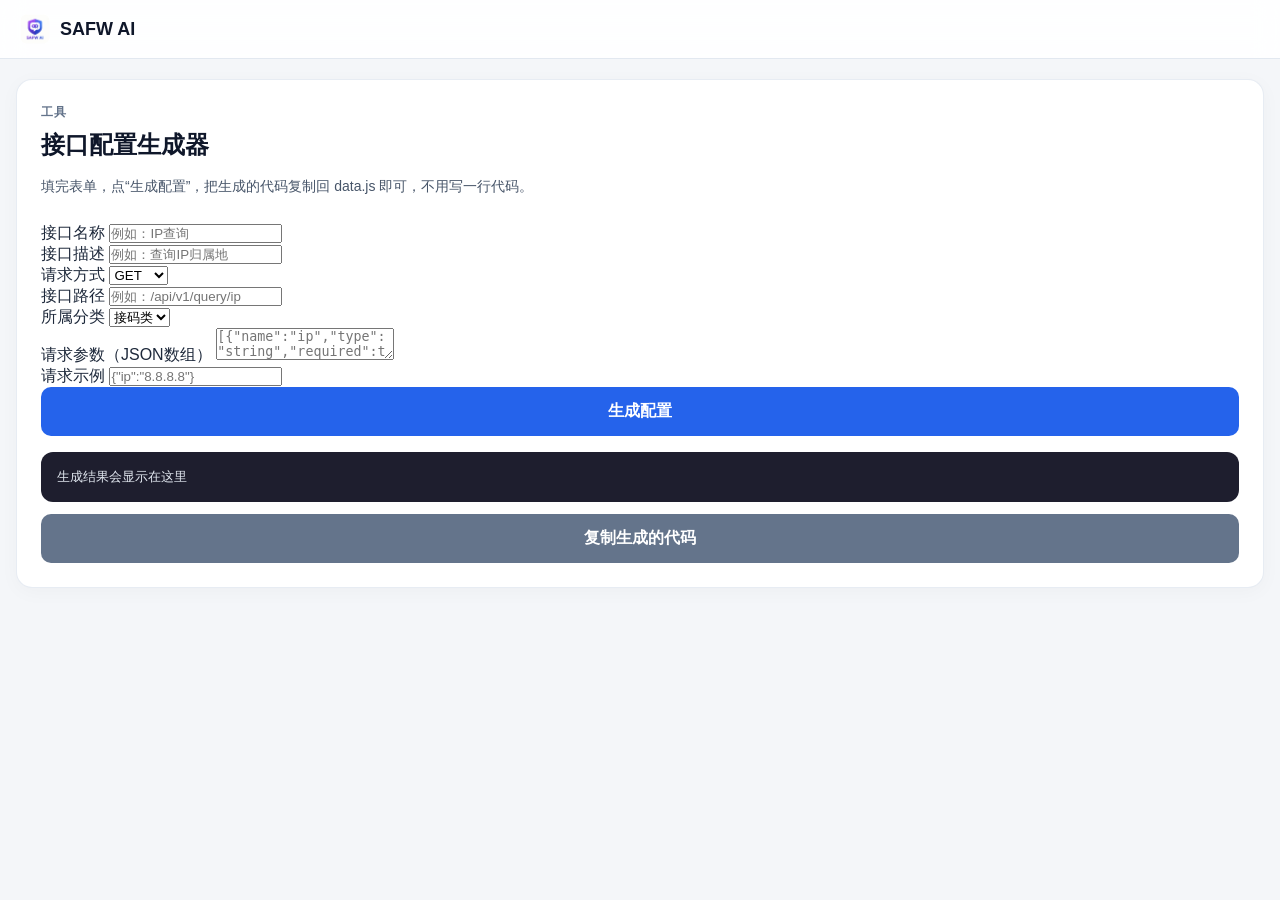
<file: admin.html>
<!DOCTYPE html>
<html lang="zh-CN">
<head>
    <meta charset="UTF-8">
    <meta name="viewport" content="width=device-width, initial-scale=1.0">
    <title>接口配置生成器 - SAFW AI</title>
    <link rel="stylesheet" href="style.css">
</head>
<body>
    <nav class="navbar">
        <div class="nav-left"><img src="logo.jpg" class="nav-logo"><span class="nav-title">SAFW AI</span></div>
    </nav>
    <main class="container">
        <div class="card">
            <div class="card-label">工具</div>
            <h1 class="card-title">接口配置生成器</h1>
            <p class="card-desc">填完表单，点“生成配置”，把生成的代码复制回 data.js 即可，不用写一行代码。</p>

            <div class="form-group">
                <label>接口名称</label>
                <input type="text" id="f_name" placeholder="例如：IP查询">
            </div>
            <div class="form-group">
                <label>接口描述</label>
                <input type="text" id="f_desc" placeholder="例如：查询IP归属地">
            </div>
            <div class="form-group">
                <label>请求方式</label>
                <select id="f_method">
                    <option value="GET">GET</option>
                    <option value="POST">POST</option>
                </select>
            </div>
            <div class="form-group">
                <label>接口路径</label>
                <input type="text" id="f_endpoint" placeholder="例如：/api/v1/query/ip">
            </div>
            <div class="form-group">
                <label>所属分类</label>
                <select id="f_cat">
                    <option value="sms">接码类</option>
                    <option value="query">查询类</option>
                    <option value="service">服务类</option>
                    <option value="free">免费类</option>
                </select>
            </div>
            <div class="form-group">
                <label>请求参数（JSON数组）</label>
                <textarea id="f_params" placeholder='[{"name":"ip","type":"string","required":true,"desc":"IP地址"}]'></textarea>
            </div>
            <div class="form-group">
                <label>请求示例</label>
                <input type="text" id="f_example" placeholder='{"ip":"8.8.8.8"}'>
            </div>

            <button class="try-btn" onclick="generate()">生成配置</button>
            <div class="code-block" style="margin-top:16px;"><pre id="output">生成结果会显示在这里</pre></div>
            <button class="try-btn" style="margin-top:12px; background:#64748b;" onclick="copyText(document.getElementById('output').textContent)">复制生成的代码</button>
        </div>
    </main>
    <script src="script.js"></script>
    <script>
        function generate() {
            const cat = document.getElementById('f_cat').value;
            const name = document.getElementById('f_name').value;
            const desc = document.getElementById('f_desc').value;
            const method = document.getElementById('f_method').value;
            const endpoint = document.getElementById('f_endpoint').value;
            const paramsRaw = document.getElementById('f_params').value;
            const example = document.getElementById('f_example').value;

            let params = [];
            try { params = JSON.parse(paramsRaw || '[]'); } catch(e) { alert('参数JSON格式不对！'); return; }

            const id = cat + '_' + Date.now();
            const obj = { id, name, desc, method, endpoint, params, example };
            const code = `// 把下面这行加到 data.js 的 "${cat}" 数组里\n${JSON.stringify(obj, null, 2)},`;
            document.getElementById('output').textContent = code;
        }
    </script>
</body>
</html>
</file>
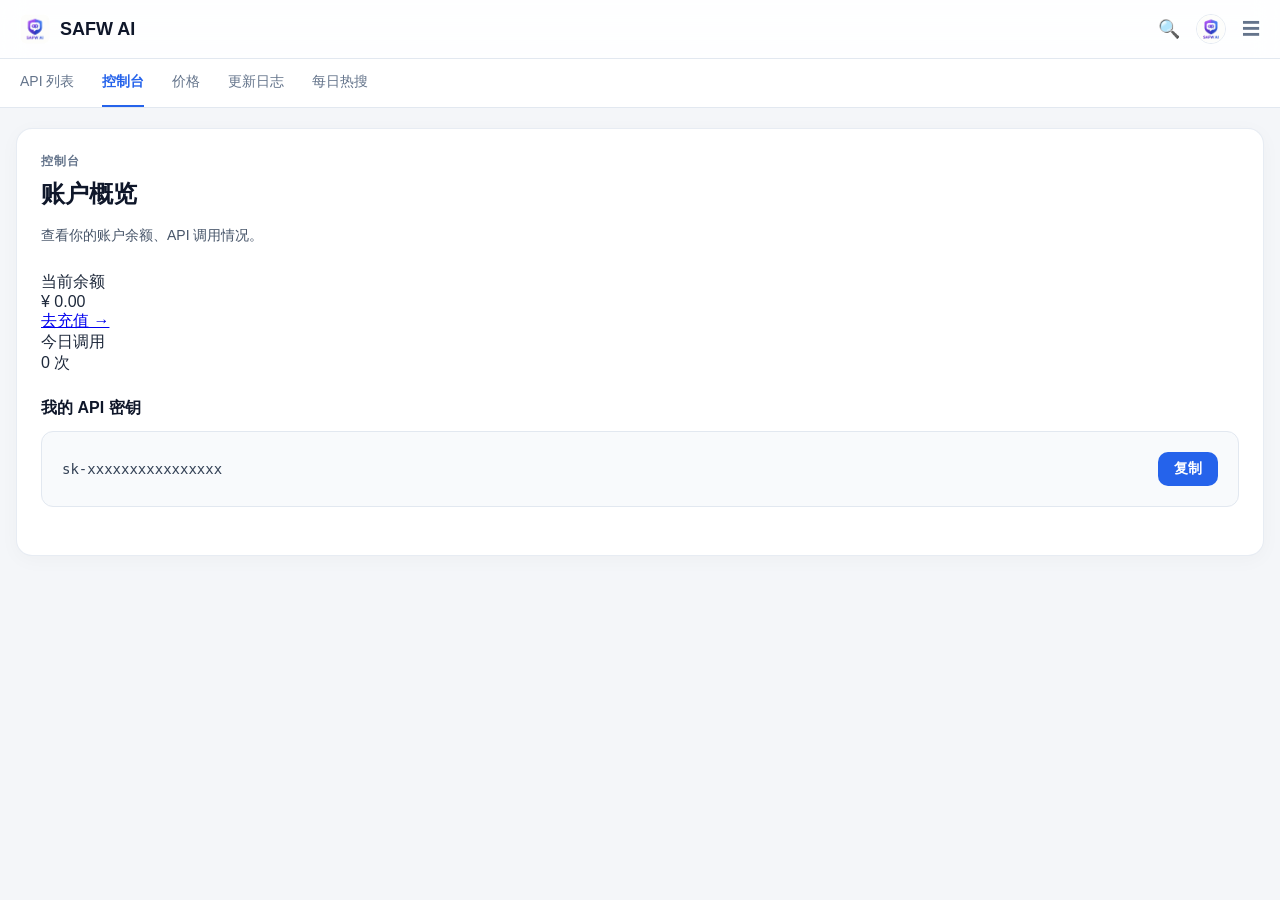
<file: dashboard.html>
<!DOCTYPE html>
<html lang="zh-CN">
<head>
    <meta charset="UTF-8">
    <meta name="viewport" content="width=device-width, initial-scale=1.0">
    <title>控制台 - SAFW AI</title>
    <link rel="stylesheet" href="style.css">
</head>
<body>
    <nav class="navbar">
        <div class="nav-left">
            <a href="index.html" style="text-decoration:none; display:flex; align-items:center; gap:10px;">
                <img src="logo.jpg" alt="Logo" class="nav-logo">
                <span class="nav-title">SAFW AI</span>
            </a>
        </div>
        <div class="nav-right">
            <span class="icon">🔍</span>
            <img src="logo.jpg" alt="Avatar" class="avatar" onclick="toggleProfileMenu(event)">
            <span class="icon">☰</span>
        </div>
    </nav>

    <div class="profile-menu" id="profileMenu">
        <div class="profile-header">
            <img src="logo.jpg" alt="Avatar" class="profile-avatar">
            <div>
                <div class="profile-name">shujichu</div>
                <div class="profile-status">已登录</div>
            </div>
        </div>
        <a href="dashboard.html" class="profile-item"><span>🖥️</span> 控制台</a>
        <a href="pricing.html" class="profile-item"><span>💰</span> 价格</a>
        <div class="profile-item" onclick="toggleDarkMode()"><span>🌙</span> 切换深色模式</div>
        <div class="profile-item" onclick="copyMyId()"><span>📋</span> 复制我的 ID</div>
        <div class="profile-divider"></div>
        <div class="profile-item logout" onclick="logout()"><span>🚪</span> 退出登录</div>
    </div>

    <div class="tabs">
        <a href="index.html" class="tab">API 列表</a>
        <a href="dashboard.html" class="tab active">控制台</a>
        <a href="pricing.html" class="tab">价格</a>
        <a href="log.html" class="tab">更新日志</a>
        <a href="hot.html" class="tab">每日热搜</a>
    </div>

    <main class="container">
        <div class="card">
            <div class="card-label">控制台</div>
            <h1 class="card-title">账户概览</h1>
            <p class="card-desc">查看你的账户余额、API 调用情况。</p>
            <div class="dashboard-stats">
                <div class="stat-box">
                    <div class="stat-label">当前余额</div>
                    <div class="stat-value">¥ 0.00</div>
                    <a href="pricing.html" class="stat-link">去充值 →</a>
                </div>
                <div class="stat-box">
                    <div class="stat-label">今日调用</div>
                    <div class="stat-value">0 次</div>
                </div>
            </div>
            <h3 class="section-title" style="margin-top: 24px;">我的 API 密钥</h3>
            <div class="endpoint-box" style="display:flex; justify-content:space-between; align-items:center;">
                <div class="endpoint-path" style="margin:0;">sk-xxxxxxxxxxxxxxxx</div>
                <button class="try-btn" style="width:auto; padding:8px 16px; font-size:14px;" onclick="copyText('sk-xxxxxxxxxxxxxxxx')">复制</button>
            </div>
        </div>
    </main>
    <script src="script.js"></script>
</body>
</html>
</file>
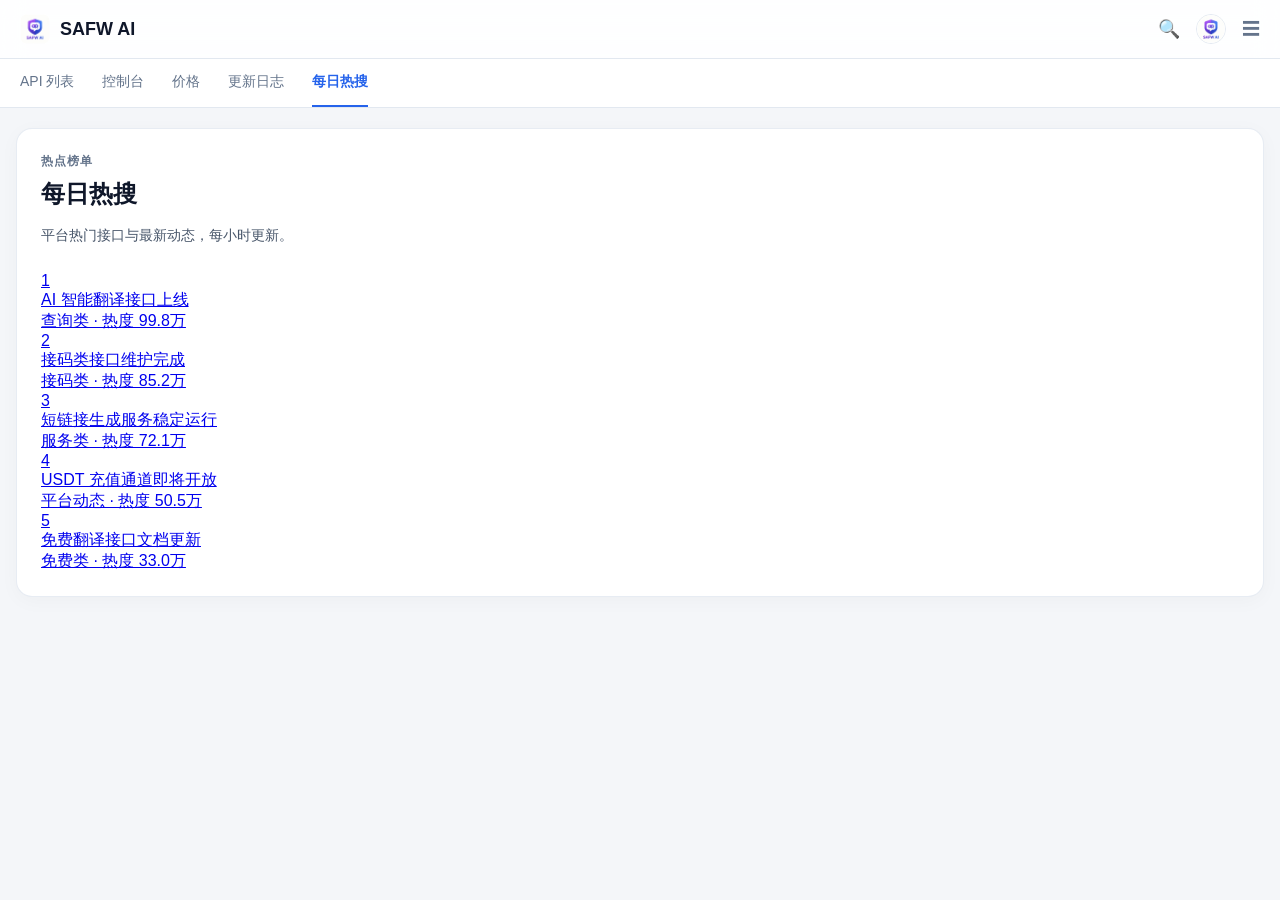
<file: hot.html>
<!DOCTYPE html>
<html lang="zh-CN">
<head>
    <meta charset="UTF-8">
    <meta name="viewport" content="width=device-width, initial-scale=1.0">
    <title>每日热搜 - SAFW AI</title>
    <link rel="stylesheet" href="style.css">
</head>
<body>
    <nav class="navbar">
        <div class="nav-left">
            <a href="index.html" style="text-decoration:none; display:flex; align-items:center; gap:10px;">
                <img src="logo.jpg" alt="Logo" class="nav-logo">
                <span class="nav-title">SAFW AI</span>
            </a>
        </div>
        <div class="nav-right">
            <span class="icon">🔍</span>
            <img src="logo.jpg" alt="Avatar" class="avatar" onclick="toggleProfileMenu(event)">
            <span class="icon">☰</span>
        </div>
    </nav>

    <div class="profile-menu" id="profileMenu">
        <div class="profile-header">
            <img src="logo.jpg" alt="Avatar" class="profile-avatar">
            <div>
                <div class="profile-name">shujichu</div>
                <div class="profile-status">已登录</div>
            </div>
        </div>
        <a href="dashboard.html" class="profile-item"><span>🖥️</span> 控制台</a>
        <a href="pricing.html" class="profile-item"><span>💰</span> 价格</a>
        <div class="profile-item" onclick="toggleDarkMode()"><span>🌙</span> 切换深色模式</div>
        <div class="profile-item" onclick="copyMyId()"><span>📋</span> 复制我的 ID</div>
        <div class="profile-divider"></div>
        <div class="profile-item logout" onclick="logout()"><span>🚪</span> 退出登录</div>
    </div>

    <div class="tabs">
        <a href="index.html" class="tab">API 列表</a>
        <a href="dashboard.html" class="tab">控制台</a>
        <a href="pricing.html" class="tab">价格</a>
        <a href="log.html" class="tab">更新日志</a>
        <a href="hot.html" class="tab active">每日热搜</a>
    </div>

    <main class="container">
        <div class="card">
            <div class="card-label">热点榜单</div>
            <h1 class="card-title">每日热搜</h1>
            <p class="card-desc">平台热门接口与最新动态，每小时更新。</p>
            <div class="hot-list">
                <a href="category.html?type=query" class="hot-item">
                    <div class="hot-rank top-1">1</div>
                    <div class="hot-info">
                        <div class="hot-title">AI 智能翻译接口上线</div>
                        <div class="hot-meta">查询类 · 热度 99.8万</div>
                    </div>
                </a>
                <a href="category.html?type=sms" class="hot-item">
                    <div class="hot-rank top-2">2</div>
                    <div class="hot-info">
                        <div class="hot-title">接码类接口维护完成</div>
                        <div class="hot-meta">接码类 · 热度 85.2万</div>
                    </div>
                </a>
                <a href="category.html?type=service" class="hot-item">
                    <div class="hot-rank top-3">3</div>
                    <div class="hot-info">
                        <div class="hot-title">短链接生成服务稳定运行</div>
                        <div class="hot-meta">服务类 · 热度 72.1万</div>
                    </div>
                </a>
                <a href="pricing.html" class="hot-item">
                    <div class="hot-rank">4</div>
                    <div class="hot-info">
                        <div class="hot-title">USDT 充值通道即将开放</div>
                        <div class="hot-meta">平台动态 · 热度 50.5万</div>
                    </div>
                </a>
                <a href="doc.html?id=free_1" class="hot-item">
                    <div class="hot-rank">5</div>
                    <div class="hot-info">
                        <div class="hot-title">免费翻译接口文档更新</div>
                        <div class="hot-meta">免费类 · 热度 33.0万</div>
                    </div>
                </a>
            </div>
        </div>
    </main>
    <script src="script.js"></script>
</body>
</html>
</file>
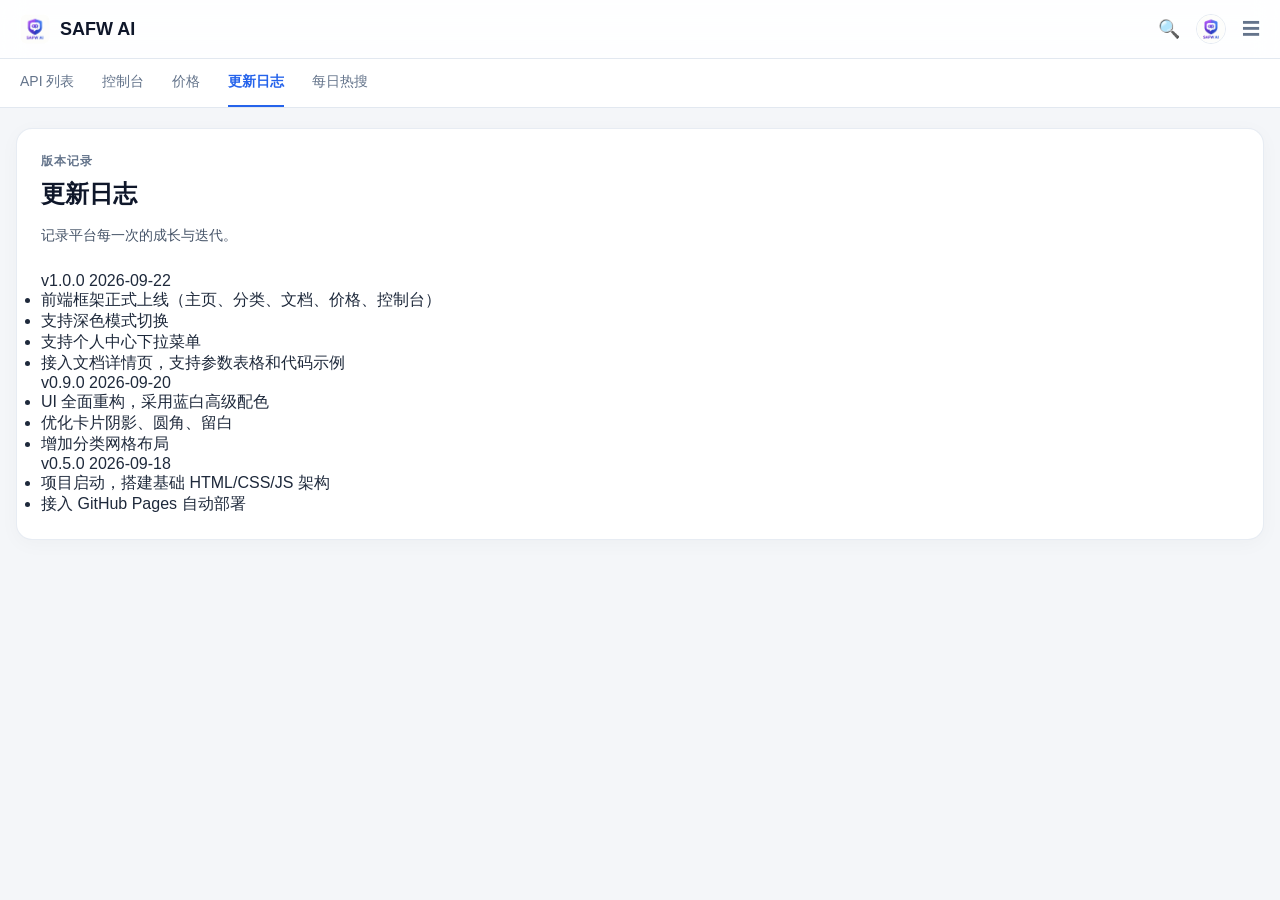
<file: log.html>
<!DOCTYPE html>
<html lang="zh-CN">
<head>
    <meta charset="UTF-8">
    <meta name="viewport" content="width=device-width, initial-scale=1.0">
    <title>更新日志 - SAFW AI</title>
    <link rel="stylesheet" href="style.css">
</head>
<body>
    <nav class="navbar">
        <div class="nav-left">
            <a href="index.html" style="text-decoration:none; display:flex; align-items:center; gap:10px;">
                <img src="logo.jpg" alt="Logo" class="nav-logo">
                <span class="nav-title">SAFW AI</span>
            </a>
        </div>
        <div class="nav-right">
            <span class="icon">🔍</span>
            <img src="logo.jpg" alt="Avatar" class="avatar" onclick="toggleProfileMenu(event)">
            <span class="icon">☰</span>
        </div>
    </nav>

    <div class="profile-menu" id="profileMenu">
        <div class="profile-header">
            <img src="logo.jpg" alt="Avatar" class="profile-avatar">
            <div>
                <div class="profile-name">shujichu</div>
                <div class="profile-status">已登录</div>
            </div>
        </div>
        <a href="dashboard.html" class="profile-item"><span>🖥️</span> 控制台</a>
        <a href="pricing.html" class="profile-item"><span>💰</span> 价格</a>
        <div class="profile-item" onclick="toggleDarkMode()"><span>🌙</span> 切换深色模式</div>
        <div class="profile-item" onclick="copyMyId()"><span>📋</span> 复制我的 ID</div>
        <div class="profile-divider"></div>
        <div class="profile-item logout" onclick="logout()"><span>🚪</span> 退出登录</div>
    </div>

    <div class="tabs">
        <a href="index.html" class="tab">API 列表</a>
        <a href="dashboard.html" class="tab">控制台</a>
        <a href="pricing.html" class="tab">价格</a>
        <a href="log.html" class="tab active">更新日志</a>
        <a href="hot.html" class="tab">每日热搜</a>
    </div>

    <main class="container">
        <div class="card">
            <div class="card-label">版本记录</div>
            <h1 class="card-title">更新日志</h1>
            <p class="card-desc">记录平台每一次的成长与迭代。</p>
            <div class="log-list">
                <div class="log-item">
                    <div class="log-header">
                        <span class="log-version">v1.0.0</span>
                        <span class="log-date">2026-09-22</span>
                    </div>
                    <div class="log-content">
                        <ul>
                            <li>前端框架正式上线（主页、分类、文档、价格、控制台）</li>
                            <li>支持深色模式切换</li>
                            <li>支持个人中心下拉菜单</li>
                            <li>接入文档详情页，支持参数表格和代码示例</li>
                        </ul>
                    </div>
                </div>
                <div class="log-item">
                    <div class="log-header">
                        <span class="log-version">v0.9.0</span>
                        <span class="log-date">2026-09-20</span>
                    </div>
                    <div class="log-content">
                        <ul>
                            <li>UI 全面重构，采用蓝白高级配色</li>
                            <li>优化卡片阴影、圆角、留白</li>
                            <li>增加分类网格布局</li>
                        </ul>
                    </div>
                </div>
                <div class="log-item">
                    <div class="log-header">
                        <span class="log-version">v0.5.0</span>
                        <span class="log-date">2026-09-18</span>
                    </div>
                    <div class="log-content">
                        <ul>
                            <li>项目启动，搭建基础 HTML/CSS/JS 架构</li>
                            <li>接入 GitHub Pages 自动部署</li>
                        </ul>
                    </div>
                </div>
            </div>
        </div>
    </main>
    <script src="script.js"></script>
</body>
</html>
</file>
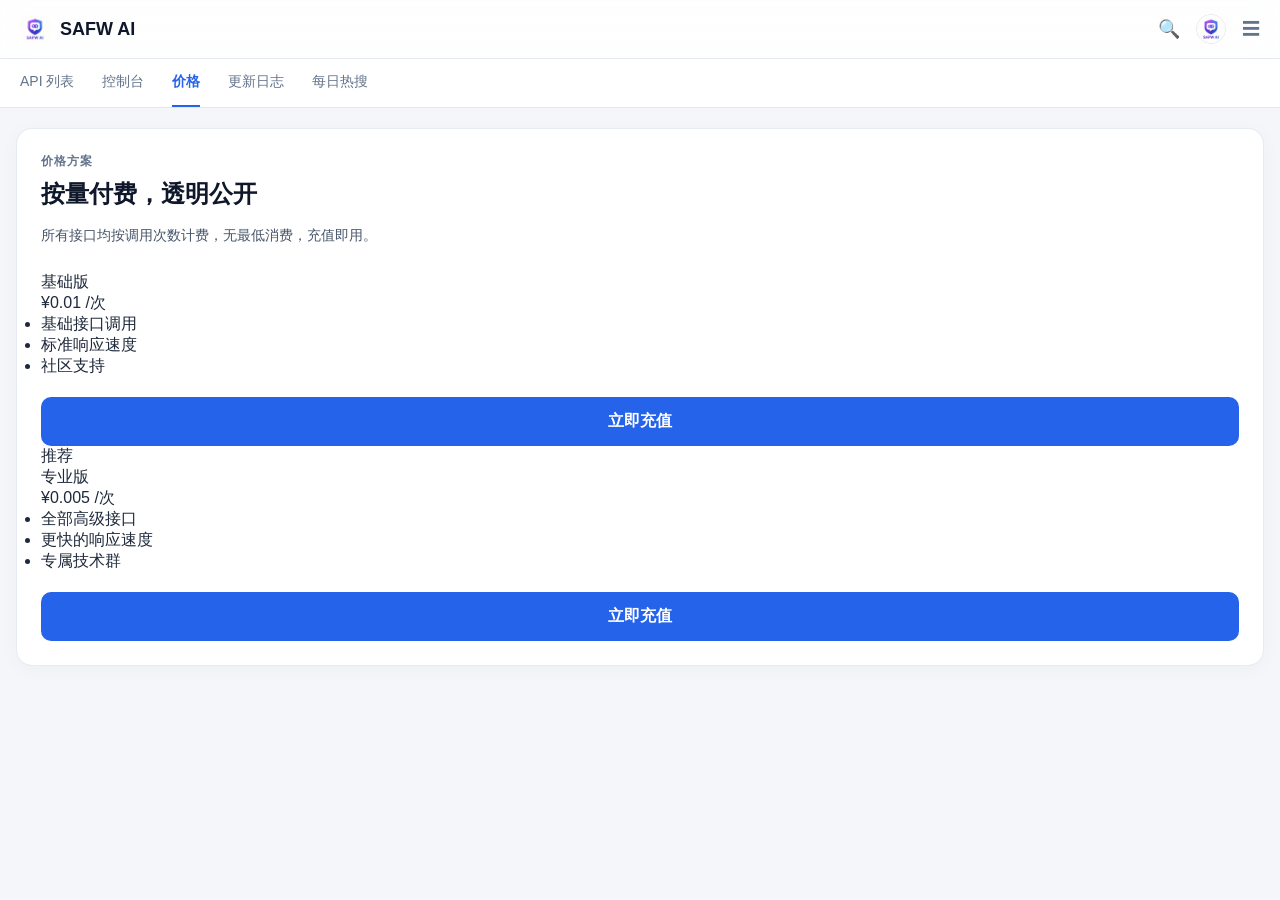
<file: pricing.html>
<!DOCTYPE html>
<html lang="zh-CN">
<head>
    <meta charset="UTF-8">
    <meta name="viewport" content="width=device-width, initial-scale=1.0">
    <title>价格 - SAFW AI</title>
    <link rel="stylesheet" href="style.css">
</head>
<body>
    <nav class="navbar">
        <div class="nav-left">
            <a href="index.html" style="text-decoration:none; display:flex; align-items:center; gap:10px;">
                <img src="logo.jpg" alt="Logo" class="nav-logo">
                <span class="nav-title">SAFW AI</span>
            </a>
        </div>
        <div class="nav-right">
            <span class="icon">🔍</span>
            <img src="logo.jpg" alt="Avatar" class="avatar" onclick="toggleProfileMenu(event)">
            <span class="icon">☰</span>
        </div>
    </nav>

    <div class="profile-menu" id="profileMenu">
        <div class="profile-header">
            <img src="logo.jpg" alt="Avatar" class="profile-avatar">
            <div>
                <div class="profile-name">shujichu</div>
                <div class="profile-status">已登录</div>
            </div>
        </div>
        <a href="dashboard.html" class="profile-item"><span>🖥️</span> 控制台</a>
        <a href="pricing.html" class="profile-item"><span>💰</span> 价格</a>
        <div class="profile-item" onclick="toggleDarkMode()"><span>🌙</span> 切换深色模式</div>
        <div class="profile-item" onclick="copyMyId()"><span>📋</span> 复制我的 ID</div>
        <div class="profile-divider"></div>
        <div class="profile-item logout" onclick="logout()"><span>🚪</span> 退出登录</div>
    </div>

    <div class="tabs">
        <a href="index.html" class="tab">API 列表</a>
        <a href="dashboard.html" class="tab">控制台</a>
        <a href="pricing.html" class="tab active">价格</a>
        <a href="log.html" class="tab">更新日志</a>
        <a href="hot.html" class="tab">每日热搜</a>
    </div>

    <main class="container">
        <div class="card">
            <div class="card-label">价格方案</div>
            <h1 class="card-title">按量付费，透明公开</h1>
            <p class="card-desc">所有接口均按调用次数计费，无最低消费，充值即用。</p>
            <div class="pricing-grid">
                <div class="pricing-item">
                    <div class="pricing-name">基础版</div>
                    <div class="pricing-price">¥0.01 <span class="pricing-unit">/次</span></div>
                    <ul class="pricing-features">
                        <li>基础接口调用</li>
                        <li>标准响应速度</li>
                        <li>社区支持</li>
                    </ul>
                    <button class="try-btn" style="margin-top: 20px;" onclick="showToast('需接入后端支付系统', 'info')">立即充值</button>
                </div>
                <div class="pricing-item featured">
                    <div class="pricing-badge">推荐</div>
                    <div class="pricing-name">专业版</div>
                    <div class="pricing-price">¥0.005 <span class="pricing-unit">/次</span></div>
                    <ul class="pricing-features">
                        <li>全部高级接口</li>
                        <li>更快的响应速度</li>
                        <li>专属技术群</li>
                    </ul>
                    <button class="try-btn" style="margin-top: 20px;" onclick="showToast('需接入后端支付系统', 'info')">立即充值</button>
                </div>
            </div>
        </div>
    </main>
    <script src="script.js"></script>
</body>
</html>
</file>
<file: style.css>
*{box-sizing:border-box;margin:0;padding:0}
body{font-family:-apple-system,BlinkMacSystemFont,"Segoe UI",Roboto,sans-serif;background:#f4f6f9;color:#1e293b;padding-bottom:40px;min-height:100vh}
.navbar{display:flex;justify-content:space-between;align-items:center;background:rgba(255,255,255,.9);backdrop-filter:blur(12px);padding:14px 20px;position:sticky;top:0;z-index:100;border-bottom:1px solid #e2e8f0}
.nav-left{display:flex;align-items:center;gap:10px}
.nav-brand{display:flex;align-items:center;gap:10px;text-decoration:none}
.nav-logo{width:30px;height:30px;border-radius:8px}
.nav-title{font-weight:800;font-size:18px;color:#0f172a}
.nav-right{display:flex;align-items:center;gap:16px;color:#64748b}
.icon{font-size:18px;cursor:pointer}
.avatar{width:30px;height:30px;border-radius:50%;border:1px solid #e2e8f0}
.nav-icon{color:#64748b;cursor:pointer}
.tabs{display:flex;background:#fff;padding:0 20px;overflow-x:auto;white-space:nowrap;border-bottom:1px solid #e2e8f0;gap:28px}
.tab{padding:14px 0;font-size:14px;color:#64748b;text-decoration:none;font-weight:500}
.tab.active{color:#2563eb;font-weight:700;border-bottom:2px solid #2563eb}
.container{padding:20px 16px}
.card{background:#fff;border-radius:16px;padding:24px;box-shadow:0 4px 20px rgba(15,23,42,.03);border:1px solid rgba(226,232,240,.8)}
.card-label{font-size:12px;font-weight:600;color:#64748b;margin-bottom:8px;letter-spacing:1px}
.card-title{font-size:24px;font-weight:800;color:#0f172a;margin-bottom:14px}
.card-desc{font-size:14px;color:#475569;line-height:1.7;margin-bottom:24px}
.api-grid{display:grid;grid-template-columns:1fr;gap:12px;margin-top:16px}
.api-card{display:block;background:#f8fafc;border:1px solid #e2e8f0;border-radius:12px;padding:18px;text-decoration:none;transition:all .2s}
.api-card:active{background:#eff6ff;border-color:#2563eb}
.api-card-tag{display:inline-block;font-size:11px;font-weight:700;color:#2563eb;background:#eff6ff;padding:2px 8px;border-radius:4px;margin-bottom:8px}
.api-card-name{font-weight:700;font-size:16px;color:#0f172a;margin-bottom:6px}
.api-card-desc{font-size:13px;color:#64748b;margin-bottom:8px}
.api-card-path{font-family:ui-monospace,monospace;font-size:12px;color:#2563eb;background:#eff6ff;display:inline-block;padding:3px 8px;border-radius:4px}
.endpoint-box{background:#f8fafc;border:1px solid #e2e8f0;border-radius:12px;padding:20px;margin-bottom:24px}
.endpoint-header{display:flex;align-items:center;gap:8px;margin-bottom:10px}
.method{color:#2563eb;font-weight:800;font-size:14px}
.domain{background:#eff6ff;color:#2563eb;font-size:12px;padding:3px 8px;border-radius:4px;font-weight:600}
.endpoint-path{font-family:ui-monospace,monospace;font-size:14px;color:#334155;word-break:break-all}
.section-title{font-size:16px;font-weight:800;margin-bottom:12px;color:#0f172a}
.table-wrap{overflow-x:auto;border:1px solid #e2e8f0;border-radius:12px}
.param-table{width:100%;border-collapse:collapse;font-size:13px}
.param-table th{background:#f8fafc;color:#475569;font-weight:600;text-align:left;padding:12px 16px;border-bottom:1px solid #e2e8f0}
.param-table td{padding:12px 16px;border-bottom:1px solid #f1f5f9;color:#334155}
.param-table code{background:#eff6ff;color:#2563eb;padding:2px 6px;border-radius:4px;font-size:12px}
.required{color:#dc2626;font-weight:600}
.code-block{background:#1e1e2e;border-radius:12px;padding:16px;overflow-x:auto}
.code-block pre{color:#e2e8f0;font-family:ui-monospace,monospace;font-size:13px;white-space:pre-wrap;word-break:break-all}
.try-btn{width:100%;background:#2563eb;color:#fff;border:none;border-radius:10px;padding:14px;font-size:16px;font-weight:700;cursor:pointer;transition:all .2s}
.try-btn:active{background:#1d4ed8}
.back-link{display:block;text-align:center;margin-top:20px;color:#2563eb;text-decoration:none;font-weight:600;font-size:14px}
.profile-menu{position:fixed;top:70px;right:16px;width:220px;background:rgba(255,255,255,.95);backdrop-filter:blur(16px);border-radius:16px;box-shadow:0 10px 40px rgba(0,0,0,.12);border:1px solid rgba(255,255,255,.8);padding:8px 0;z-index:1000;opacity:0;visibility:hidden;transform:translateY(-10px);transition:all .25s}
.profile-menu.show{opacity:1;visibility:visible;transform:translateY(0)}
.profile-header{display:flex;align-items:center;gap:12px;padding:12px 16px;border-bottom:1px solid #f1f5f9;margin-bottom:6px}
.profile-avatar{width:36px;height:36px;border-radius:50%}
.profile-name{font-weight:700;font-size:15px;color:#0f172a}
.profile-status{font-size:12px;color:#64748b}
.profile-item{display:flex;align-items:center;gap:12px;padding:12px 16px;font-size:14px;color:#334155;cursor:pointer;text-decoration:none}
.profile-item:active{background:#f8fafc}
.profile-item.logout{color:#dc2626}
.profile-divider{height:1px;background:#f1f5f9;margin:6px 0}
.footer{margin-top:40px;padding:30px 20px;background:#fff;border-top:1px solid #e2e8f0;text-align:center}
.footer-logo{display:flex;align-items:center;justify-content:center;gap:8px;margin-bottom:16px;font-weight:800;color:#0f172a}
.footer-logo-img{width:24px;height:24px;border-radius:6px}
.footer-links{display:flex;justify-content:center;gap:20px;margin-bottom:16px}
.footer-links a{font-size:13px;color:#64748b;text-decoration:none}
.footer-copyright{font-size:12px;color:#94a3b8}
.search-overlay{position:fixed;top:0;left:0;right:0;bottom:0;background:rgba(15,23,42,.5);backdrop-filter:blur(8px);z-index:9999;display:none;align-items:flex-start;justify-content:center;padding-top:60px}
.search-overlay.show{display:flex}
.search-box{background:#fff;width:90%;max-width:400px;border-radius:16px;overflow:hidden;box-shadow:0 20px 60px rgba(0,0,0,.2)}
.search-box input{width:100%;padding:18px;border:none;outline:none;font-size:16px;border-bottom:1px solid #e2e8f0}
.search-results{max-height:300px;overflow-y:auto}
.search-item{padding:14px 18px;border-bottom:1px solid #f1f5f9;cursor:pointer;font-size:14px}
.search-item:hover{background:#f8fafc}
.test-dialog-overlay{position:fixed;top:0;left:0;right:0;bottom:0;background:rgba(15,23,42,.5);backdrop-filter:blur(4px);z-index:9998;display:flex;align-items:flex-end;justify-content:center;opacity:0;transition:opacity .3s}
.test-dialog-overlay.show{opacity:1}
.test-dialog{background:#fff;width:100%;max-width:500px;border-radius:24px 24px 0 0;padding:24px;transform:translateY(100%);transition:transform .4s;max-height:90vh;overflow-y:auto}
.test-dialog-overlay.show .test-dialog{transform:translateY(0)}
.test-dialog-header{display:flex;justify-content:space-between;align-items:center;font-weight:800;font-size:16px;color:#0f172a;margin-bottom:20px}
.test-close{cursor:pointer;font-size:18px;color:#94a3b8}
.test-input-group{margin-bottom:16px}
.test-input-group label,.test-result label{display:block;font-size:13px;font-weight:700;color:#475569;margin-bottom:8px}
.test-input-group textarea{width:100%;min-height:120px;border:1px solid #e2e8f0;border-radius:12px;padding:12px;font-family:ui-monospace,monospace;font-size:13px;background:#f8fafc;resize:vertical;outline:none}
.test-result{margin-top:20px}
.test-result pre{background:#1e1e2e;color:#e2e8f0;border-radius:12px;padding:16px;font-size:13px;white-space:pre-wrap;word-break:break-all}
body.dark-mode{background:#0f172a;color:#e2e8f0}
body.dark-mode .navbar,body.dark-mode .tabs,body.dark-mode .card,body.dark-mode .api-card,body.dark-mode .profile-menu,body.dark-mode .endpoint-box,body.dark-mode .table-wrap,body.dark-mode .footer{background:#1e293b;border-color:#334155;color:#e2e8f0}
body.dark-mode .nav-title,body.dark-mode .card-title,body.dark-mode .api-card-name,body.dark-mode .section-title,body.dark-mode .profile-name,body.dark-mode .footer-logo{color:#f8fafc}
body.dark-mode .card-desc,body.dark-mode .api-card-desc,body.dark-mode .profile-item,body.dark-mode .profile-status{color:#94a3b8}
body.dark-mode .tabs .tab{color:#94a3b8}
body.dark-mode .tabs .tab.active{color:#60a5fa;border-bottom-color:#60a5fa}
body.dark-mode .param-table th{background:#1e293b;color:#94a3b8;border-bottom-color:#334155}
body.dark-mode .param-table td{color:#cbd5e1;border-bottom-color:#334155}
body.dark-mode .param-table code{background:#0f172a;color:#60a5fa}
body.dark-mode .test-dialog{background:#1e293b}
body.dark-mode .test-input-group textarea{background:#0f172a;border-color:#334155;color:#e2e8f0}
body.dark-mode .search-box{background:#1e293b}
body.dark-mode .search-box input{background:#1e293b;color:#e2e8f0;border-bottom-color:#334155}
body.dark-mode .search-item{color:#e2e8f0;border-bottom-color:#334155}/* 价格框 */
.price-box {
    background: linear-gradient(135deg, #eff6ff, #f8fafc);
    border: 1px solid #dbeafe;
    border-radius: 12px;
    padding: 16px 20px;
    margin-bottom: 24px;
    display: flex;
    align-items: center;
    justify-content: space-between;
}
.price-label {
    font-size: 13px;
    color: #64748b;
    font-weight: 600;
}
.price-value {
    font-size: 20px;
    font-weight: 800;
    color: #2563eb;
}
.price-tip {
    font-size: 11px;
    color: #94a3b8;
}
body.dark-mode .price-box {
    background: #1e293b;
    border-color: #334155;
}
body.dark-mode .price-label { color: #94a3b8; }
body.dark-mode .price-value { color: #60a5fa; }
</file>
